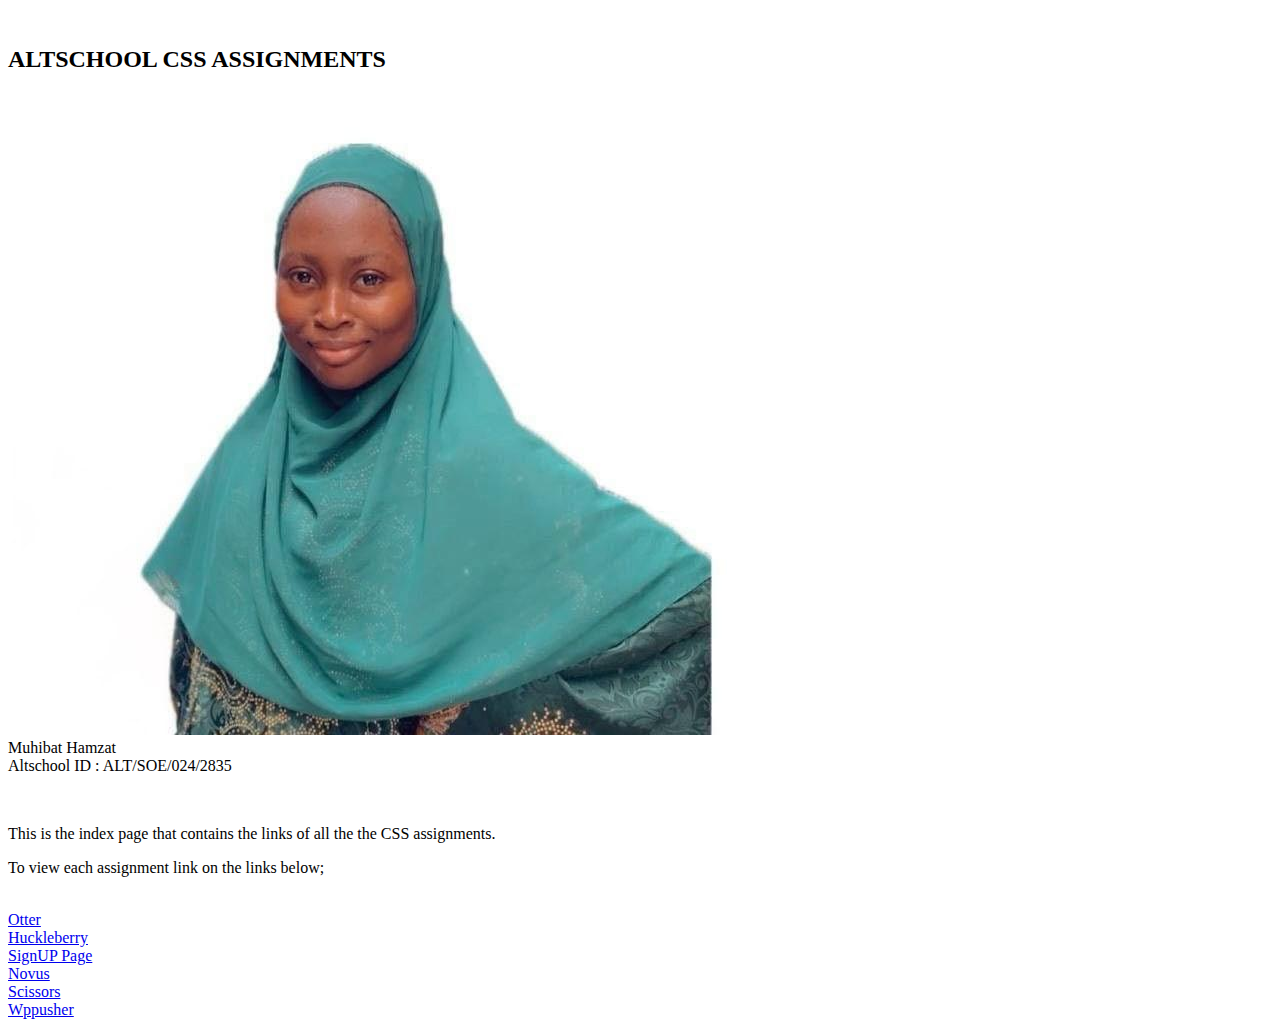
<file: index.html>
<!DOCTYPE html>
<html lang="en">
<head>
    <meta charset="UTF-8">
    <meta name="viewport" content="width=device-width, initial-scale=1.0">
    <title>CSS Assignments</title>
</head>
<body>
    <br>
    <h2> ALTSCHOOL CSS ASSIGNMENTS </h2>
    <br>
    <p> 
        <img src="Muhibat_Hamzat Profile picture.jpg" alt="Check internet connection">
        <br>
        Muhibat Hamzat <br>
        Altschool ID : ALT/SOE/024/2835 
    </p>
    <br>
    <p> This is the index page that contains the links of all the the CSS assignments.</p>
    <p>To view each assignment link on the links below; </p>
    <br>
    <a href="./otter.html" target="_blank">Otter</a>
    <br>
    <a href="./huckleberry.html" target="_blank">Huckleberry</a>
    <br>
    <a href="./signup.html" target="_blank">SignUP Page</a>
    <br>
    <a href="./novus.html" target="_blank">Novus</a>
    <br>
    <a href="./Scissors.html" target="_blank">Scissors</a>
    <br>
    <a href="./wppusher.html" target="_blank">Wppusher</a>
</body>
</html>
</file>
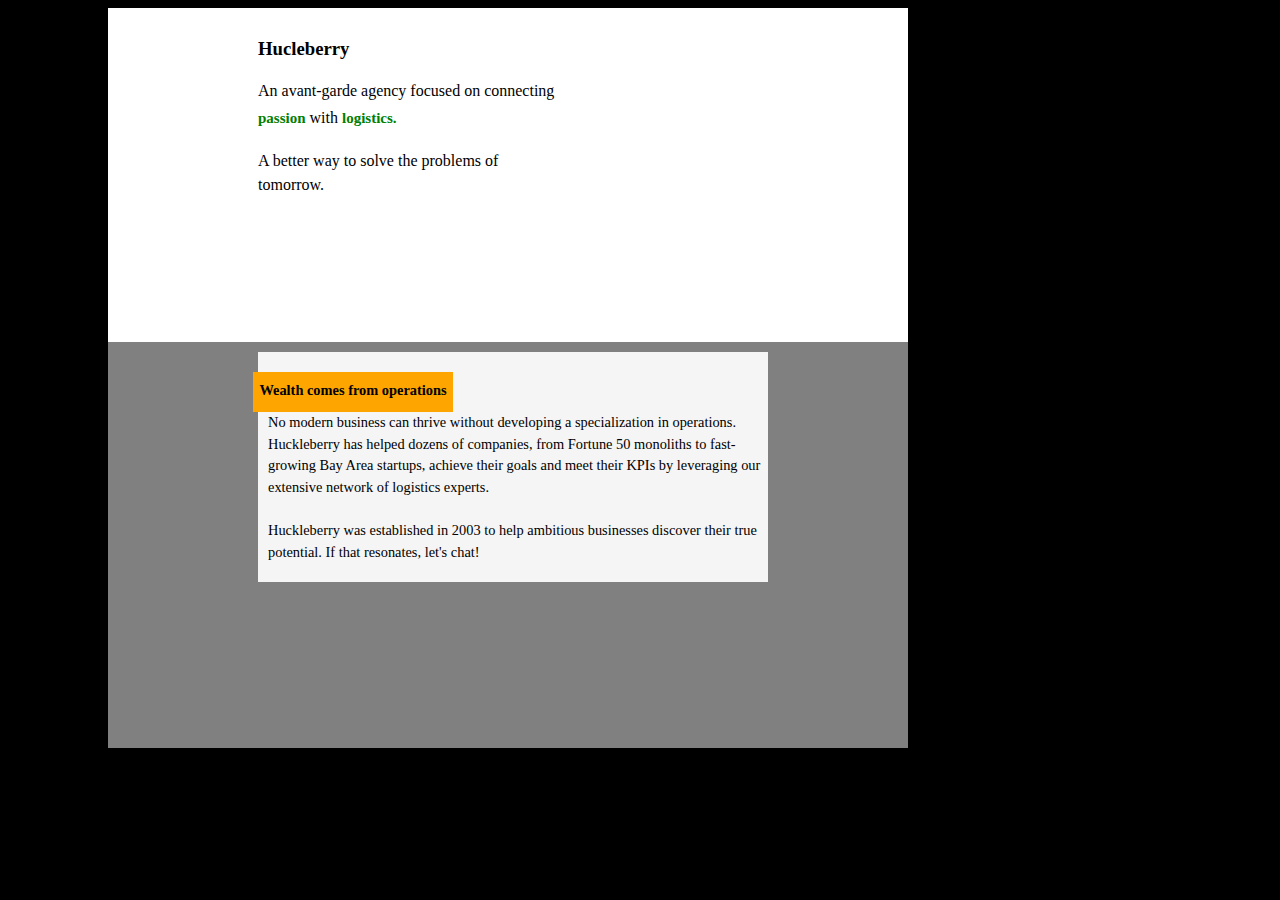
<file: huckleberry.html>
<!DOCTYPE html>
<html lang="en">
<head>
    <meta charset="UTF-8">
    <meta name="viewport" content="width=device-width, initial-scale=1.0">
    <title>Huckleberry Design</title>
      <link href="./Huckleberry.css" rel="stylesheet">


</head>
<body>
    <div class="card" >
        <div class="card-body1">
            <h3>Hucleberry</h3>
            <p>
                An avant-garde agency focused on connecting <span>passion</span> with <span>logistics.</span></p>
              
                <p>A better way to solve the problems of tomorrow.</p>
        </div>
        
        <div class="card-body2">
          <div class="card-title">Wealth comes from operations</div>
            <div class="card-text">No modern business can thrive without developing a specialization in operations. 
                Huckleberry has helped dozens of companies, from Fortune 50 monoliths to 
                fast-growing Bay Area startups, achieve their goals and meet their KPIs by leveraging our 
                extensive network of logistics experts.
                <br>
                <br>
                Huckleberry was established in 2003 to help ambitious businesses discover their true 
                potential. If that resonates, let's chat!
            </div>
          </div>
        </div>
</body>
</html>
</file>
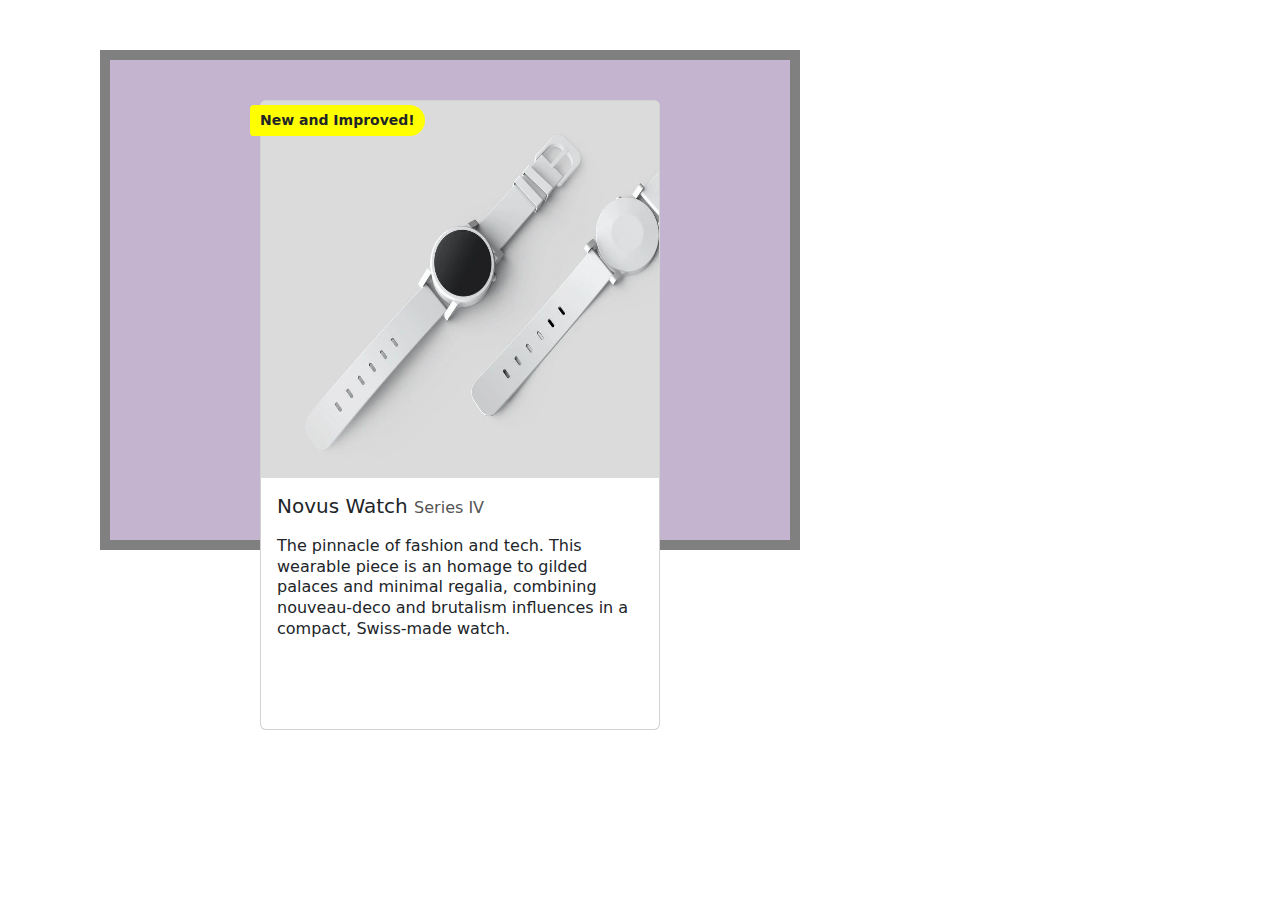
<file: novus.html>
<!DOCTYPE html>
<html lang="en">
<head>
    <meta charset="UTF-8">
    <meta name="viewport" content="width=device-width, initial-scale=1.0">
    <title>Document</title>

    <link href="https://cdn.jsdelivr.net/npm/bootstrap@5.3.3/dist/css/bootstrap.min.css" rel="stylesheet" integrity="sha384-QWTKZyjpPEjISv5WaRU9OFeRpok6YctnYmDr5pNlyT2bRjXh0JMhjY6hW+ALEwIH" crossorigin="anonymous">

    <link href="./novus.css" rel="stylesheet">
</head>
<body>
    <div class="main-body"> 
        <div class="subtext"> New and Improved!</div>
        <div class="card">
            
            <img src="./Novus.jpeg" class="card-img-top" alt="..."> 
            <div class="card-body">
              <h5 class="card-title">Novus Watch <span> Series IV</span></h5>
              <div class="card-text">The pinnacle of fashion and tech. This wearable piece is an homage to gilded palaces and minimal regalia, combining nouveau-deco and brutalism influences in a compact, Swiss-made watch.</div>
            </div>
          </div>
        </div>



</body>
</html>
</file>
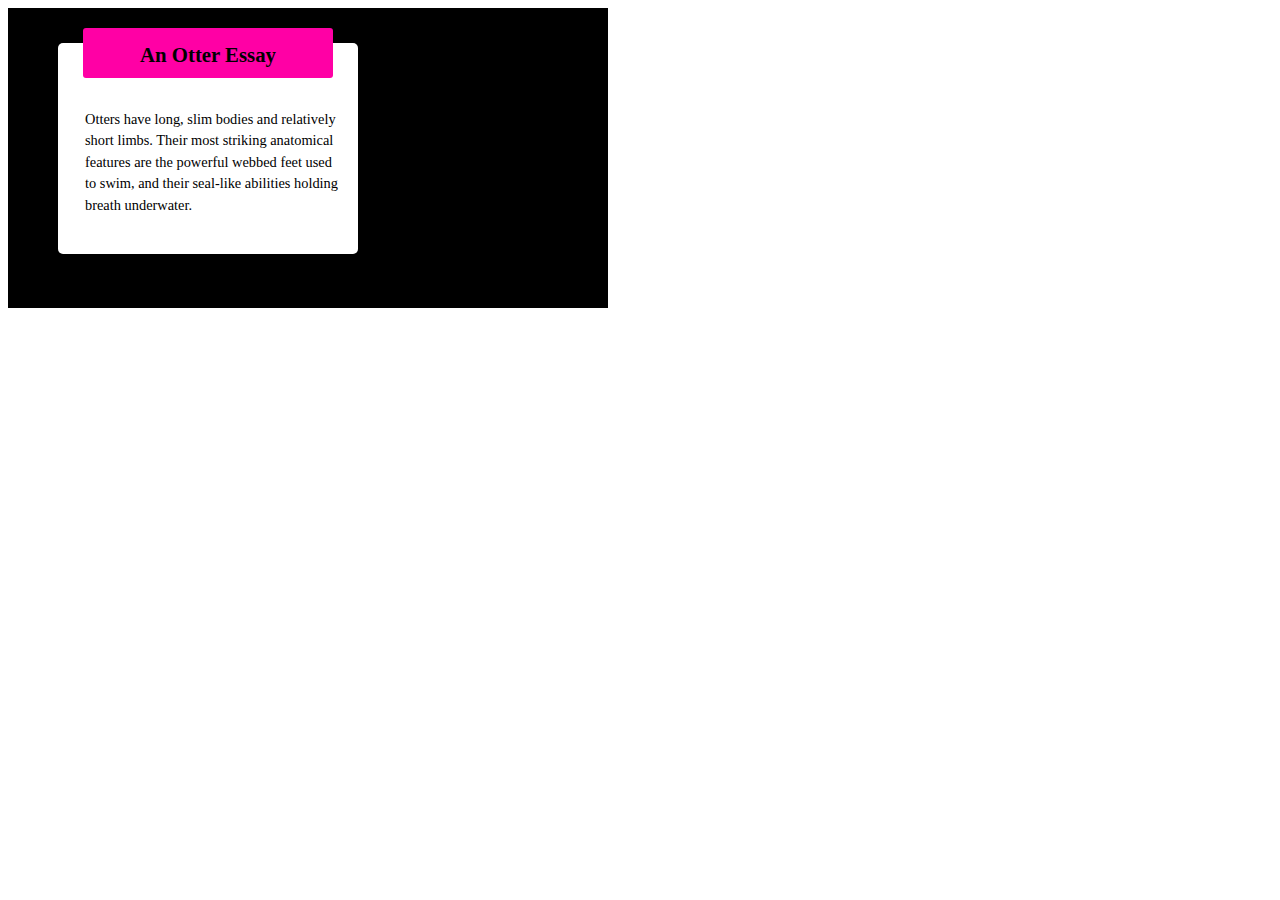
<file: otter.html>
<!DOCTYPE html>
<html lang="en">
<head>
    <meta charset="UTF-8">
    <meta name="viewport" content="width=device-width, initial-scale=1.0">
    <title>Otter Design</title>
    <link rel="stylesheet" href="./otter.css">
</head>
<body>
    <div>
        <div class="otter"> 
            <p>An Otter Essay</p>
        </div>
        <div class="Xters">
        <p>
            Otters have long, slim bodies and relatively short limbs.
            Their most striking anatomical features are the powerful webbed feet used to swim, and their seal-like abilities
            holding breath underwater.
        </p>
        </div>
    </div>
</body>
</html>
</file>
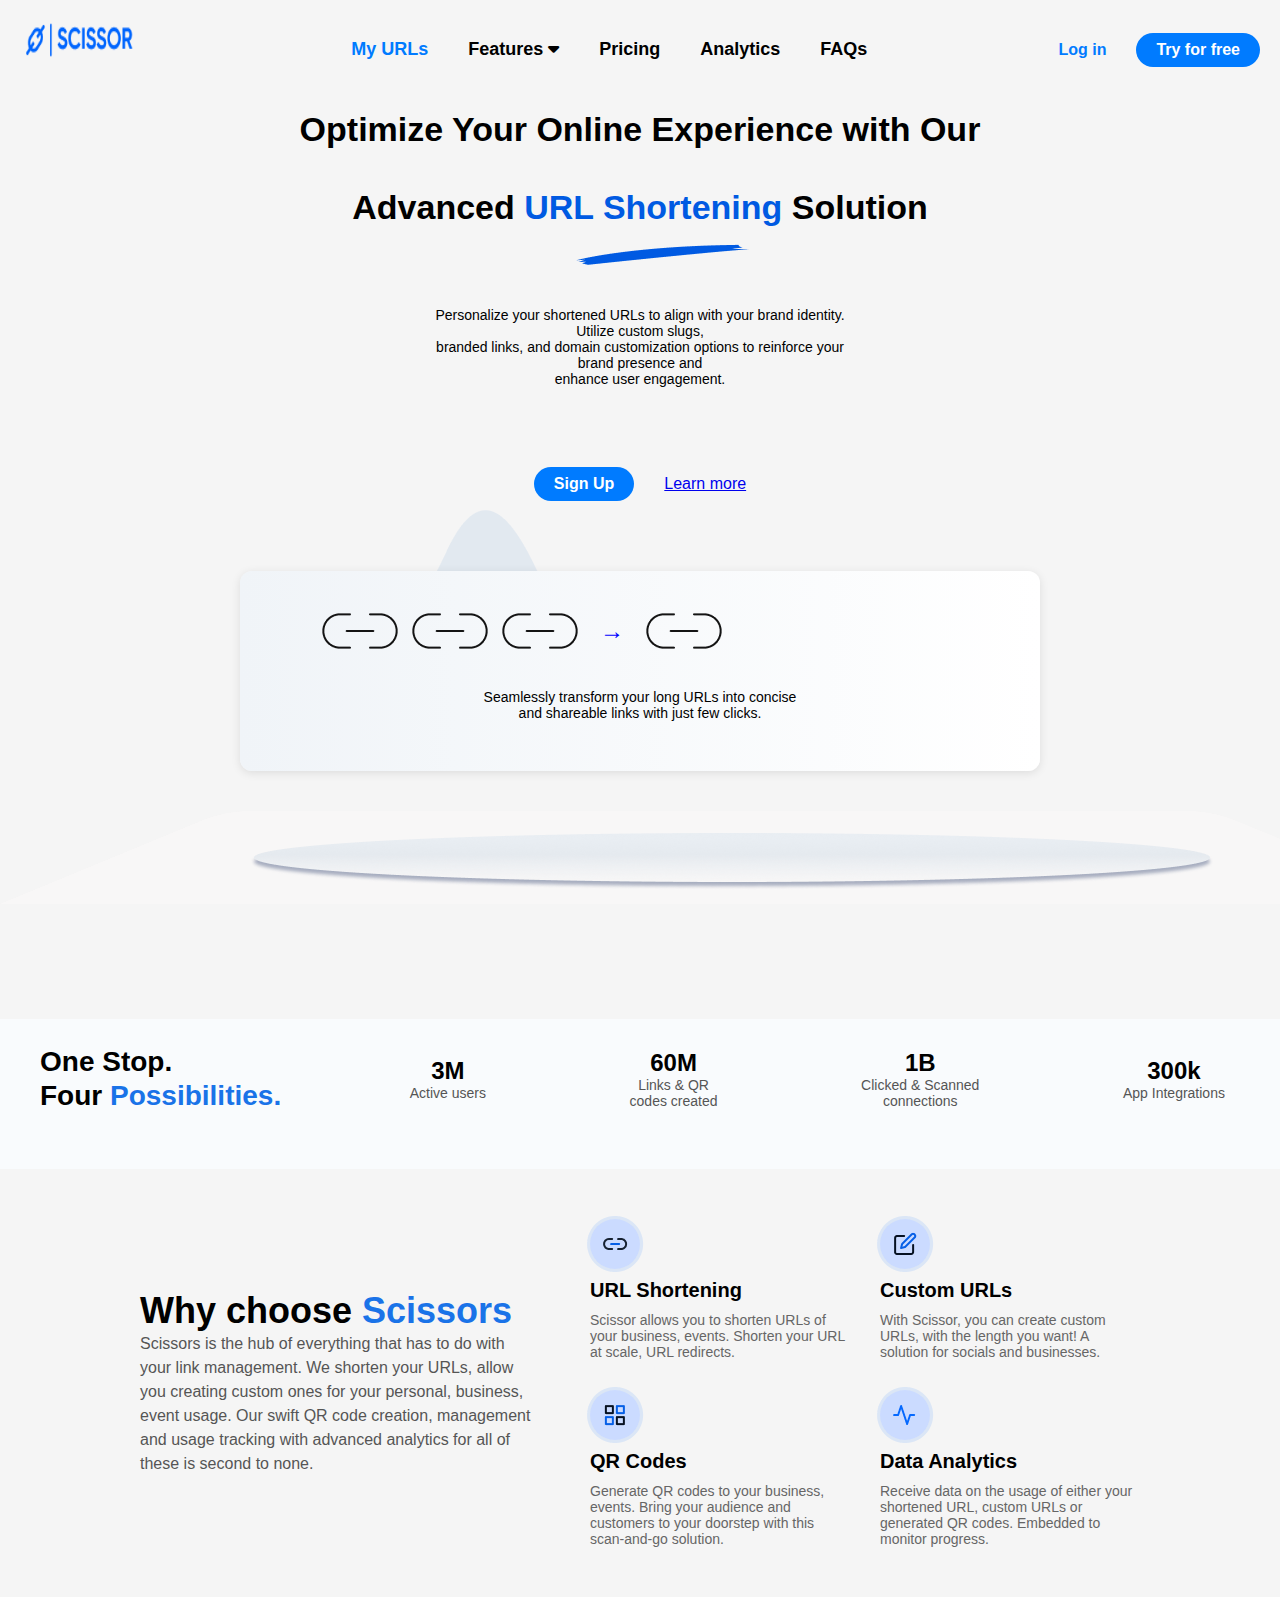
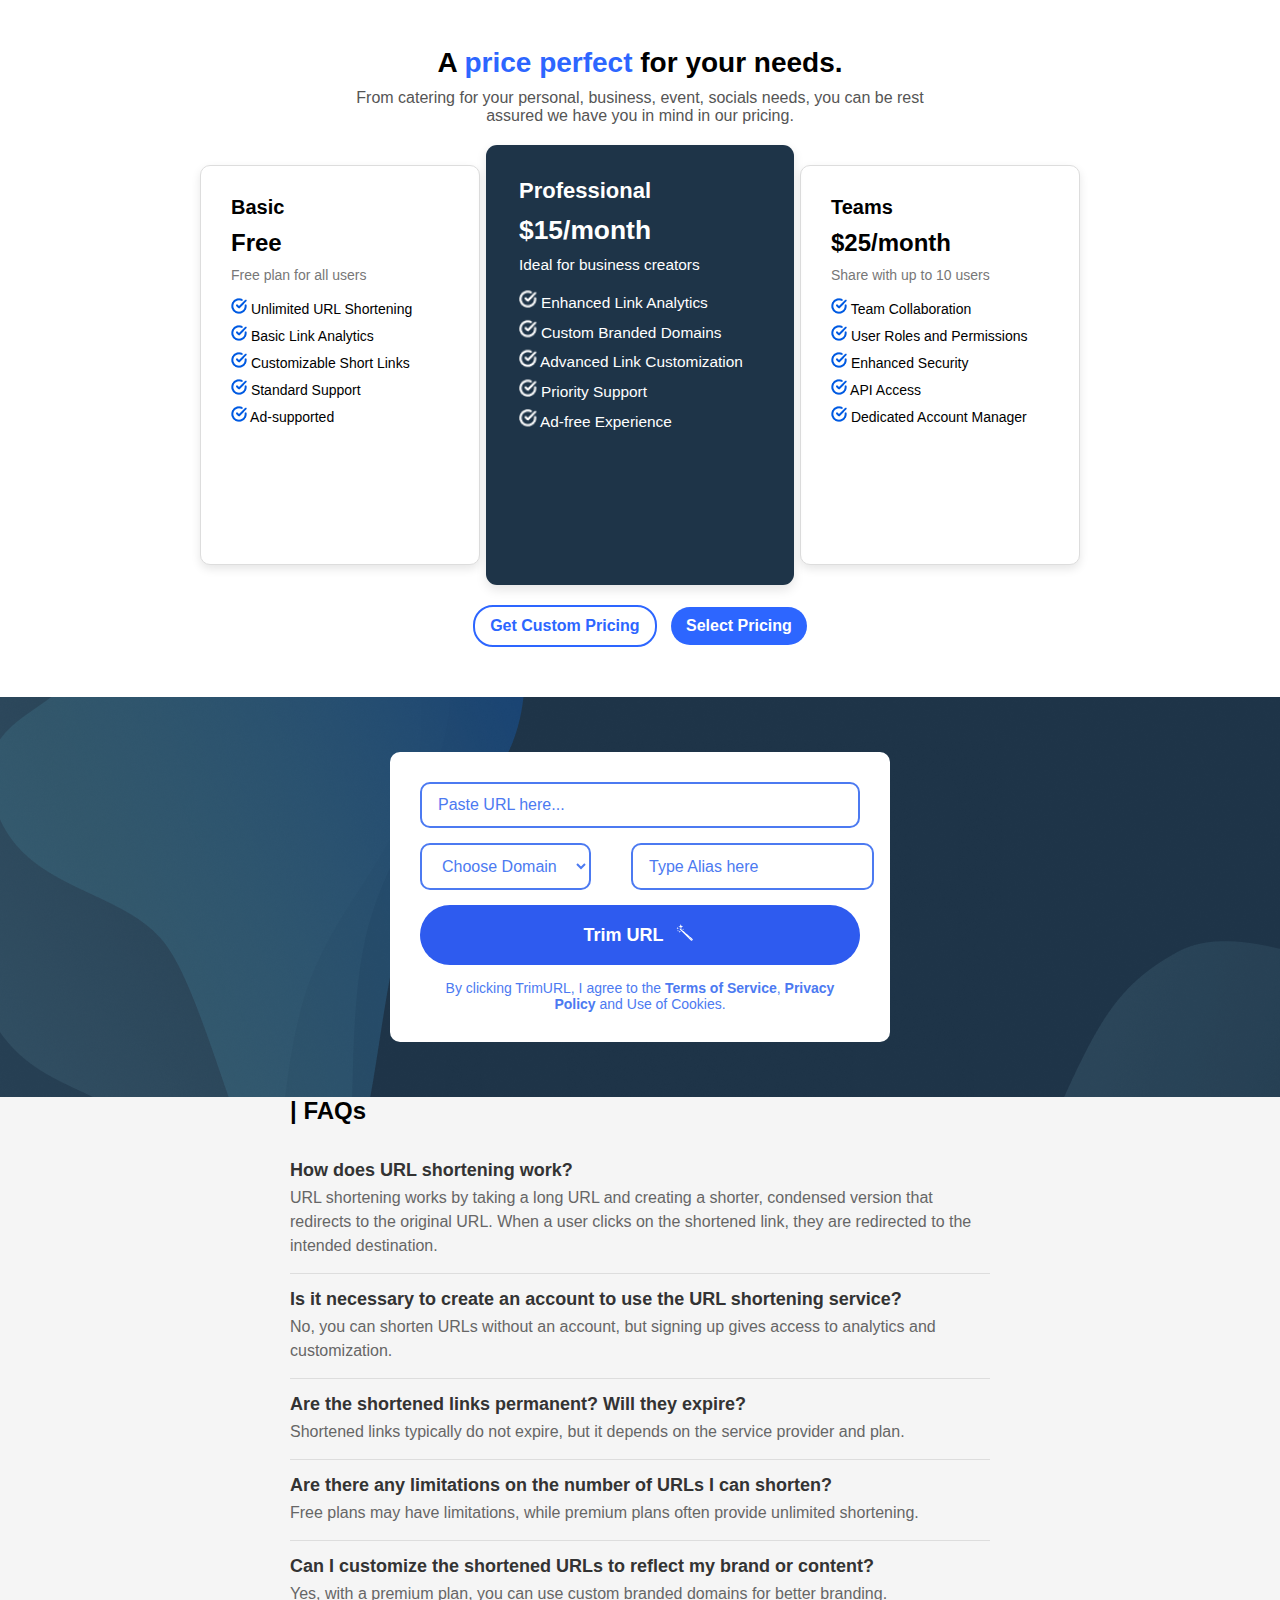
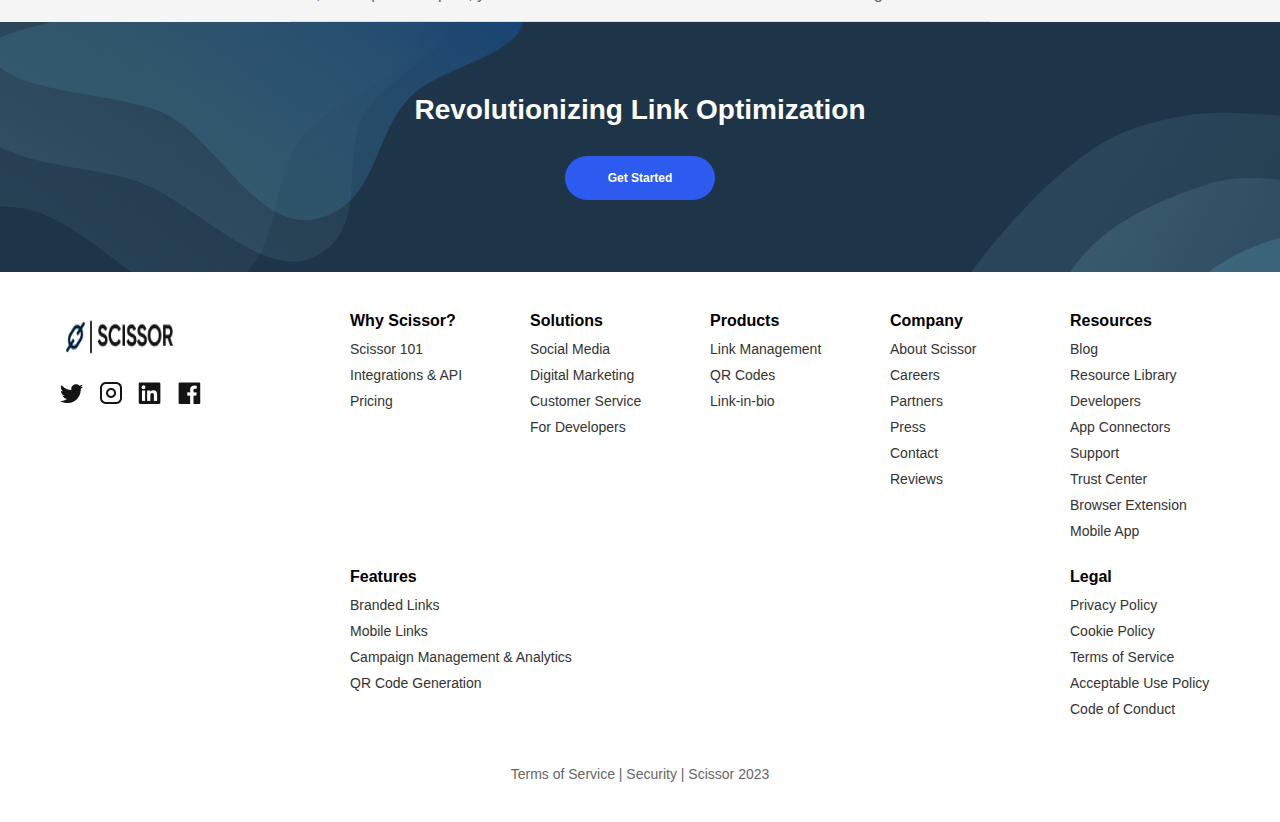
<file: Scissors.html>
<!DOCTYPE html>
<html lang="en">
<head>
    <meta charset="UTF-8">
    <meta name="viewport" content="width=device-width, initial-scale=1.0">
    <title>Simple Web Page</title>
    <link rel="stylesheet" href="styles.css">
    <!-- Include FontAwesome for icons -->
    <link rel="stylesheet" href="https://cdnjs.cloudflare.com/ajax/libs/font-awesome/6.0.0-beta3/css/all.min.css">
</head>
<body>

    <header class="header">
        <div class="logo">
            <img src="logo-1.png" alt="Logo">
        </div>
        <nav class="nav-menu">
            <ul>
                <li><a href="#">My URLs</a></li>
                <li><a href="#">Features <i class="fas fa-caret-down"></i></a></li> <!-- Hollow down arrow -->
                <li><a href="#">Pricing</a></li>
                <li><a href="#">Analytics</a></li>
                <li><a href="#">FAQs</a></li>
            </ul>
        </nav>
        <div class="button-container">
            <a href="#" class="login-link">Log in</a>
            <button class="cta-button">Try for free</button>
        </div>
    </header>
    
    <section class="banner">
        <h1 class="banner-header">Optimize Your Online Experience with Our<br><br>Advanced 
            <span class="url-short">
                URL Shortening
            </span> 
            Solution
        </h1>

        <div class="banner-text">
            Personalize your shortened URLs to align with your brand identity. Utilize custom slugs,<br>
            branded links, and domain customization options to reinforce your brand presence and<br>
            enhance user engagement.
        </div>

        <div class="signup-container">
            <button class="cta-button">Sign Up</button>
            <a href="#" class="signup-button">Learn more</a>
        </div>
    </section>

    <div class="box-and-triangle">
        <div class="box-container-1">
            <div class="chain-container">
                <div class="chain">
                    <img src="link-2.png" alt="link">
                    <img src="link-2.png" alt="link">
                    <img src="link-2.png" alt="link">
                </div>
                <div class="arrow">→</div>
                <div class="chain">
                    <img src="link-2.png" alt="link">
                </div>
            </div>
            <br>
            <div class="box-container-1-text">
                Seamlessly transform your long URLs into concise
                <br>
                and shareable links with just few clicks.
            </div>
        </div>
        <img src="roundish_triangle_1.png" class="background-triangle">
    </div>
    
    <div class="box-and-ellipse">
        <img src="Rectangle-9.png" alt="box-1">
        <img src="Ellipse-1.png" alt="ellipse-1" class="ellipse-1">
    </div>

    <section class="stats-section">
        <div class="stats">
            <div class="heading">
                <h1>One Stop.<br>Four <span>Possibilities.</span></h1>
            </div>
            <div class="stat">
                <h2>3M</h2>
                <p>Active users</p>
            </div>
            <div class="stat">
                <h2>60M</h2>
                <p>Links & QR <br>codes created</p>
            </div>
            <div class="stat">
                <h2>1B</h2>
                <p>Clicked & Scanned <br>connections</p>
            </div>
            <div class="stat">
                <h2>300k</h2>
                <p>App Integrations</p>
            </div>
        </div>
    </section>


    <section class="features-section">
        <!-- Left Side: Heading & Text -->
        <div class="features-text">
            <h1>Why choose <span>Scissors</span></h1>
            <p>Scissors is the hub of everything that has to do with your link management. We shorten your URLs, 
                allow you creating custom ones for your personal, business, event usage. Our swift QR code creation, 
                management and usage tracking with advanced analytics for all of these is second to none.
            </p>
        </div>
    
        <!-- Right Side: Features Grid -->
        <div class="features-grid">
            <div class="feature">
                <div class="icon">
                    <img src="url-icon.png" alt="url-icon">
                </div>
                <h2>URL Shortening</h2>
                <p>Scissor allows you to shorten URLs of your business, events. Shorten your URL at scale, URL redirects.</p>
            </div>
    
            <div class="feature">
                <div class="icon">
                    <img src="editor-icon.png" alt="editor-icon">
                </div>
                <h2>Custom URLs</h2>
                <p>With Scissor, you can create custom URLs, with the length you want! A solution for socials and businesses.</p>
            </div>
    
            <div class="feature">
                <div class="icon">
                    <img src="qr-icon.png" alt="qr-icon">
                </div>
                <h2>QR Codes</h2>
                <p>Generate QR codes to your business, events. Bring your audience and customers to your doorstep with this scan-and-go solution.</p>
            </div>
    
            <div class="feature">
                <div class="icon">
                    <img src="analytics-icon.png" alt="analytics-icon">
                </div>
                <h2>Data Analytics</h2>
                <p>Receive data on the usage of either your shortened URL, custom URLs or generated QR codes. Embedded to monitor progress.</p>
            </div>
        </div>
    </section>
    
    <section class="pricing-section">
        <h2>A <span class="highlight">price perfect</span> for your needs.</h2>
        <p class="pricing-subtext">From catering for your personal, business, event, socials needs, you can be rest assured we have you in mind in our pricing.</p>
    
        <div class="pricing-container">
            <div class="pricing-card">
                <h3>Basic</h3>
                <p class="price">Free</p>
                <p class="description">Free plan for all users</p>
                <ul>
                    <li><img src="check-circle-blue.png" alt="check-circle-blue"> Unlimited URL Shortening</li>
                    <li><img src="check-circle-blue.png" alt="check-circle-blue"> Basic Link Analytics</li>
                    <li><img src="check-circle-blue.png" alt="check-circle-blue"> Customizable Short Links</li>
                    <li><img src="check-circle-blue.png" alt="check-circle-blue"> Standard Support</li>
                    <li><img src="check-circle-blue.png" alt="check-circle-blue"> Ad-supported</li>
                </ul>
            </div>
    
            <div class="pricing-card professional">
                <h3>Professional</h3>
                <p class="price">$15/month</p>
                <p class="description">Ideal for business creators</p>
                <ul>
                    <li><img src="check-circle-white.png" alt="check-circle-white"> Enhanced Link Analytics</li>
                    <li><img src="check-circle-white.png" alt="check-circle-white"> Custom Branded Domains</li>
                    <li><img src="check-circle-white.png" alt="check-circle-white"> Advanced Link Customization</li>
                    <li><img src="check-circle-white.png" alt="check-circle-white"> Priority Support</li>
                    <li><img src="check-circle-white.png" alt="check-circle-white"> Ad-free Experience</li>
                </ul>
            </div>
    
            <div class="pricing-card">
                <h3>Teams</h3>
                <p class="price">$25/month</p>
                <p class="description">Share with up to 10 users</p>
                <ul>
                    <li><img src="check-circle-blue.png" alt="check-circle-blue"> Team Collaboration</li>
                    <li><img src="check-circle-blue.png" alt="check-circle-blue"> User Roles and Permissions</li>
                    <li><img src="check-circle-blue.png" alt="check-circle-blue"> Enhanced Security</li>
                    <li><img src="check-circle-blue.png" alt="check-circle-blue"> API Access</li>
                    <li><img src="check-circle-blue.png" alt="check-circle-blue"> Dedicated Account Manager</li>
                </ul>
            </div>
        </div>
    
        <!-- Buttons -->
        <div class="pricing-buttons">
            <button class="outline-btn">Get Custom Pricing</button>
            <button class="solid-btn">Select Pricing</button>
        </div>
    </section>    

    
    <section class="url-shortener-section">
        <div class="url-shortener-container">
            <input type="text" placeholder="Paste URL here..." class="input-box full-width" />
        
            <div class="input-group">
                <select class="input-box">
                    <option>Choose Domain</option>
                </select>
                <input type="text" placeholder="Type Alias here" class="input-box" />
            </div>
        
            <button class="trim-button">
                Trim URL <span class="icon"><img src="magic-wand.png" alt="magic-wand"></span>
            </button>
        
            <p class="terms">
                By clicking TrimURL, I agree to the <strong>Terms of Service</strong>,
                <strong>Privacy Policy</strong> and Use of Cookies.
            </p>
        </div>
    </section>

    <div class="faq-container">
        <h2 class="faq-title">| <strong>FAQs</strong></h2>
    
        <div class="faq-item">
            <h3 class="faq-question">How does URL shortening work?</h3>
            <p class="faq-answer">
                URL shortening works by taking a long URL and creating a shorter, condensed version that redirects to the original URL. When a user clicks on the shortened link, they are redirected to the intended destination.
            </p>
        </div>
    
        <div class="faq-item">
            <h3 class="faq-question">Is it necessary to create an account to use the URL shortening service?</h3>
            <p class="faq-answer">
                No, you can shorten URLs without an account, but signing up gives access to analytics and customization.
            </p>
        </div>
    
        <div class="faq-item">
            <h3 class="faq-question">Are the shortened links permanent? Will they expire?</h3>
            <p class="faq-answer">
                Shortened links typically do not expire, but it depends on the service provider and plan.
            </p>
        </div>
    
        <div class="faq-item">
            <h3 class="faq-question">Are there any limitations on the number of URLs I can shorten?</h3>
            <p class="faq-answer">
                Free plans may have limitations, while premium plans often provide unlimited shortening.
            </p>
        </div>
    
        <div class="faq-item">
            <h3 class="faq-question">Can I customize the shortened URLs to reflect my brand or content?</h3>
            <p class="faq-answer">
                Yes, with a premium plan, you can use custom branded domains for better branding.
            </p>
        </div>
    </div>
    
    <section class="pre-footer">
        <div class="pre-footer-container">
        
            <h1 class="pre-footer-text">
                Revolutionizing Link Optimization
            </h1>
        
            <button class="pre-footer-button">
                Get Started
            </button>
        </div>
    </section>

    <footer class="footer">
        <div class="footer-container">
            <!-- Left Section (Logo & Socials) -->
            <div class="footer-left">
                <div class="logo">
                    <img src="logo-dark.png" alt="Scissor Logo"> <!-- Replace with actual logo -->
                </div>
                <div class="social-icons">
                    <a href="#"><img src="twitter.png" alt="Twitter"></a>
                    <a href="#"><img src="instagram.png" alt="Instagram"></a>
                    <a href="#"><img src="linkedin.png" alt="LinkedIn"></a>
                    <a href="#"><img src="facebook.png" alt="Facebook"></a>
                </div>
            </div>
    
            <!-- Right Section (Links) -->
            <div class="footer-links">
                <div class="footer-column">
                    <h4>Why Scissor?</h4>
                    <ul>
                        <li><a href="#">Scissor 101</a></li>
                        <li><a href="#">Integrations & API</a></li>
                        <li><a href="#">Pricing</a></li>
                    </ul>
                </div>
    
                <div class="footer-column">
                    <h4>Solutions</h4>
                    <ul>
                        <li><a href="#">Social Media</a></li>
                        <li><a href="#">Digital Marketing</a></li>
                        <li><a href="#">Customer Service</a></li>
                        <li><a href="#">For Developers</a></li>
                    </ul>
                </div>
    
                <div class="footer-column">
                    <h4>Products</h4>
                    <ul>
                        <li><a href="#">Link Management</a></li>
                        <li><a href="#">QR Codes</a></li>
                        <li><a href="#">Link-in-bio</a></li>
                    </ul>
                </div>
    
                <div class="footer-column">
                    <h4>Company</h4>
                    <ul>
                        <li><a href="#">About Scissor</a></li>
                        <li><a href="#">Careers</a></li>
                        <li><a href="#">Partners</a></li>
                        <li><a href="#">Press</a></li>
                        <li><a href="#">Contact</a></li>
                        <li><a href="#">Reviews</a></li>
                    </ul>
                </div>
    
                <div class="footer-column">
                    <h4>Resources</h4>
                    <ul>
                        <li><a href="#">Blog</a></li>
                        <li><a href="#">Resource Library</a></li>
                        <li><a href="#">Developers</a></li>
                        <li><a href="#">App Connectors</a></li>
                        <li><a href="#">Support</a></li>
                        <li><a href="#">Trust Center</a></li>
                        <li><a href="#">Browser Extension</a></li>
                        <li><a href="#">Mobile App</a></li>
                    </ul>
                </div>
    
                <div class="footer-column">
                    <h4>Features</h4>
                    <ul>
                        <li><a href="#">Branded Links</a></li>
                        <li><a href="#">Mobile Links</a></li>
                        <li><a href="#">Campaign Management & Analytics</a></li>
                        <li><a href="#">QR Code Generation</a></li>
                    </ul>
                </div>
    
                <div class="footer-column">
                    <h4>Legal</h4>
                    <ul>
                        <li><a href="#">Privacy Policy</a></li>
                        <li><a href="#">Cookie Policy</a></li>
                        <li><a href="#">Terms of Service</a></li>
                        <li><a href="#">Acceptable Use Policy</a></li>
                        <li><a href="#">Code of Conduct</a></li>
                    </ul>
                </div>
            </div>
        </div>
    
        <div class="footer-bottom">
            <p>Terms of Service | Security | Scissor 2023</p>
        </div>
    </footer>    
    
</body>
</html>
</file>
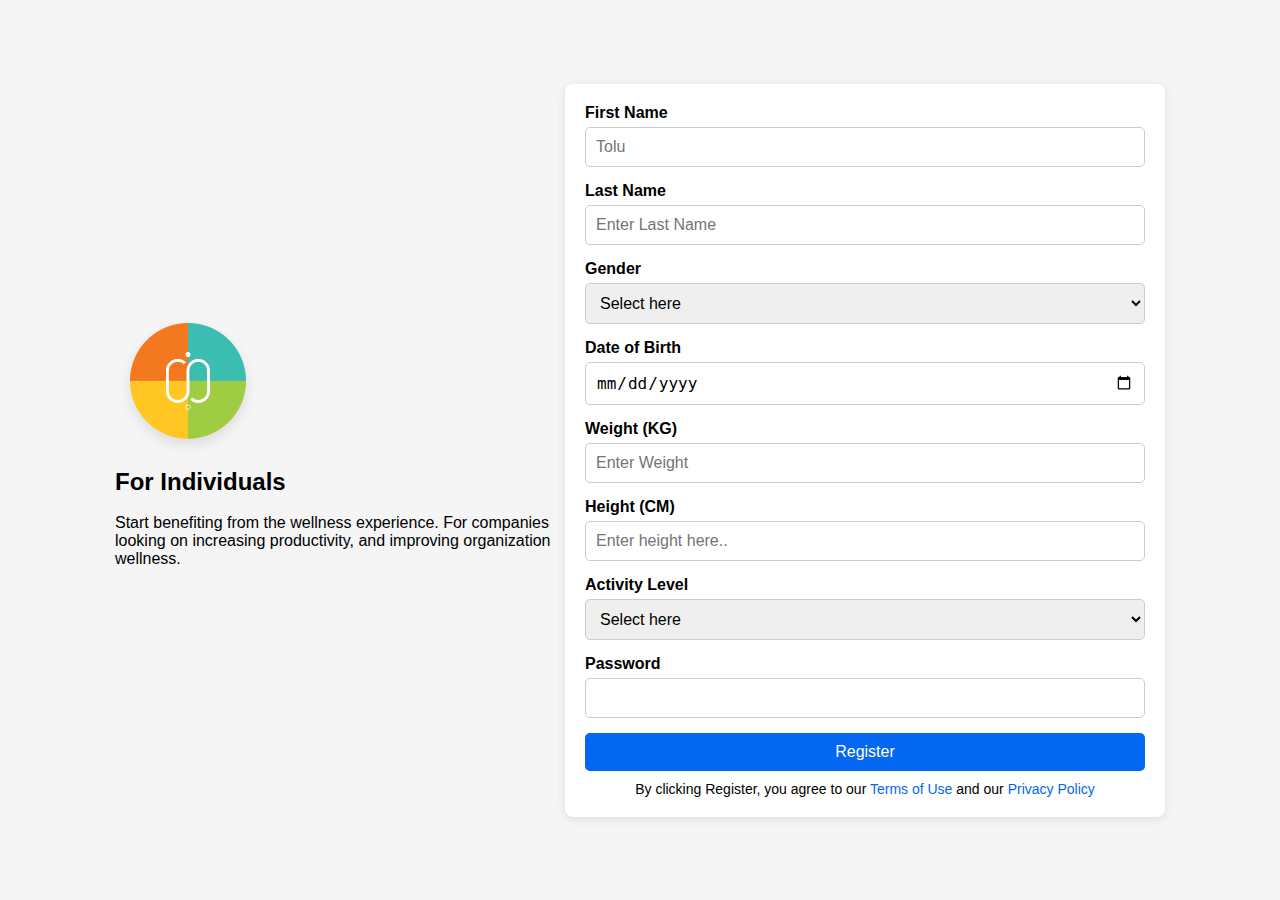
<file: signup.html>
<!DOCTYPE html>
<html lang="en">

<head>
    <meta charset="UTF-8">
    <meta name="viewport" content="width=device-width, initial-scale=1.0">
    <title>Sign Up</title>
    <link rel="stylesheet" href="signup2.css">
</head>

<body>

    <div class="container">
        <!-- Logo -->
        <!-- <div class="logo">
            <img src="./Logo.png" alt="Logo">
            <h2>For Individuals</h2>
            <p>Start benefiting from the wellness experience. For companies looking on increasing productivity, and improving organization wellness.</p>
            
        </div> -->
        <div class="instructions small-screen-instructions">
            <img src="./Logo.png" alt="Logo">
            <h2>For Individuals</h2>
            <br>
            <p>Inspiring wholesome harmony for the mind, body and spirit, foreveryone, everywhere.</p>
            <br>
        </div>
    
        <!-- Instructions for large screens -->
        <div class="instructions large-screen-instructions">
            <img src="./Logo.png" alt="Logo">
            <h2>For Individuals</h2>
            <br>
            <p>Start benefiting from the wellness experience. For companies looking on increasing productivity, and improving organization wellness.</p>
            <br>
        </div>

        



        <!-- Form Container -->
        <div class="form-container">
            
            <form>
                <div class="form-group">
                    <label for="first-name">First Name</label>
                    <input type="text" id="first-name" placeholder="Tolu">
                </div>
                <div class="form-group">
                    <label for="last-name">Last Name</label>
                    <input type="text" id="last-name" placeholder="Enter Last Name">
                </div>
                <div class="form-group">
                    <label for="gender">Gender</label>
                    <select id="gender">
                        <option value="" disabled selected>Select here</option>
                        <option value="male">Male</option>
                        <option value="female">Female</option>
                        <option value="other">Other</option>
                    </select>
                </div>
                <div class="form-group">
                    <label for="dob">Date of Birth</label>
                    <input type="date" id="dob">
                </div>
                <div class="form-group">
                    <label for="weight">Weight (KG)</label>
                    <input type="text" id="weight" placeholder="Enter Weight">
                </div>
                <div class="form-group">
                    <label for="height">Height (CM)</label>
                    <input type="text" id="height" placeholder="Enter height here..">
                </div>
                <div class="form-group">
                    <label for="activity">Activity Level</label>
                    <select id="activity">
                        <option>Select here</option>
                    </select>
                </div>
                <div class="form-group">
                    <label for="password">Password</label>
                    <input type="password" id="password">
                </div>
                <button type="submit" class="register-btn">Register</button>
                <p class="terms">By clicking Register, you agree to our <a href="#">Terms of Use</a> and our <a href="#">Privacy Policy</a></p>
            </form>
        </div>
    </div>

</body>

</html>
</file>
<file: Huckleberry.css>
/@media (min-width: 768px) and (max-width: 1440px)  {

    body {
        background-color: black;
    }
    
    .card {
        background-color: white;
        height: 80vh;
        width: 800px;
        position: relative;
        margin-left: 100px;    
    }
    
    
    
    .card-body1 {
      height: 45%;
      padding-left: 150px;
      padding-right: 400px;
      padding-top: 10px;
      line-height: 1.2rem;
      text-wrap: wrap;
      font-size: 12px;
    }
    
    
    span {
    color: green;
    font-family: Lato;
    font-size: 12px;
    font-weight: 800;
    line-height: 30px;
    text-align: left;
    text-underline-position: from-font;
    text-decoration-skip-ink: none;
    }
    
    .card-body2 {
      height: 55%;
        background-color: grey;
        border-top: 10px solid grey;
        color: white;            
    }
    
    .card-title {
      height: 30px;
      width: 200px;
      background-color: orange;
      color: black;
      font-weight: bolder;
      font-size: 13px;
      text-align: center;
      position: absolute;
      padding-top: 10px;
      margin-left: 145px;
      margin-top: 5px;
      z-index: 1;
    }
    
    .card-text {
      background-color: whitesmoke;
      position: relative;
      height: 140px;
      width: 500px;
      margin-left: 150px;
      padding-top: 60px;
      padding-left: 10px;
      padding-right: 35px;
      font-size: 13px;
      text-wrap: wrap;
      line-height: 1.5;
      color: black;
    }
    
    }
    
    
    
    @media (max-width: 768px) {
    
    
      body {
          background-color: black;
      }
      
      .card {
          background-color: white;
          height: 100vh;
          width: 100%;    
      }
      
      
      
      .card-body1 {
        height: 35%;
        font-size: 0.7rem;
        line-height: 1.2rem;
        padding-top: 35px;
        padding-inline-start: 10px;
        padding-inline-end: 250px;
        text-wrap: wrap;
        border-bottom: 3px solid lightgray;
      }
      
      h3 {
        font-size: 1.2rem;
    }
      span {
      color: green;
      font-family: Lato;
      font-size: 0.5rem;
      font-weight: 800;
      line-height: 1.5rem;
      }
      
      .card-body2 {
          width: 100%;
        height: 40%;
          background-color: grey;
          border-top: 10px solid grey;
          color: white;            
      }
      
      .card-title {
        height: 15px;
        width: 150px;
        background-color: orange;
        color: black;
        font-weight: bolder;
        font-size: 0.7rem;
        padding-inline-start: 10px;
        position: absolute;
        padding-top: 5px;
        margin-top: 25px;
        border-bottom: 3px solid grey;
        z-index: 1;
      }
      
      .card-text {
        background-color: whitesmoke;
        position: relative;
        height: 60%;
        width: auto;
        font-size: 0.7rem;
        text-wrap: wrap;
        line-height: 1.5;
        color: black;
        margin-top: 20px;
        padding-top: 35px;
        padding-inline-start: 10px;
        padding-inline-end: 10px;
        border-bottom: 3px solid lightgray;
      }
      
      }
      
    @media (min-width: 1024px) {
    
    
      body {
        background-color: black;
    }
    
    .card {
        background-color: white;
        height: 80vh;
        width: 800px;
        position: relative;
        margin-left: 100px;
        
    }
    
    
    
    .card-body1 {
      height: 45%;
      padding-left: 150px;
      padding-right: 350px;
      padding-top: 10px;
      line-height: 1.5rem;
      text-wrap: wrap;
    }
    
    
    span {
    color: green;
    font-family: Lato;
    font-size: 15px;
    font-weight: 800;
    line-height: 30px;
    text-align: left;
    text-underline-position: from-font;
    text-decoration-skip-ink: none;
    }
    
    .card-body2 {
      height: 55%;
        background-color: grey;
        border-top: 10px solid grey;
        color: white;            
    }
    
    .card-title {
      height: 30px;
      width: 200px;
      background-color: orange;
      color: black;
      font-weight: bolder;
      font-size: 0.9rem;
      text-align: center;
      position: absolute;
      padding-top: 10px;
      margin-left: 145px;
      margin-top: 20px;
      z-index: 1;
    }
    
    .card-text {
      background-color: whitesmoke;
      position: relative;
      height: 170px;
      width: 500px;
      margin-left: 150px;
      padding-top: 60px;
      padding-left: 10px;
      font-size: 0.9rem;
      text-wrap: wrap;
      line-height: 1.5;
      color: black;
    }
    
    }
</file>
<file: novus.css>
.subtext {
    background-color: yellow;
    position: absolute;
    top: 45px;
    left: 140px;
    padding: 5px 10px;
    font-size: 14px;
    font-weight: bold;
    z-index: 1; /* Ensures it's on top of the image */
    border-radius: 5px 20px 20px 5px;
} 


.card {
    position: relative;
    width: 25rem;
    display: flex;
    height: 70vh;
    margin-top: 40px;
    margin-left: 150px;
    
}

.main-body {
    position: absolute;
    background-color: #C4B4D0;
    width: 700px;
    height: 500px;
    margin-top: 50px;
    margin-left: 100px;
    border: solid gray 10px;
}

img {
    position: relative;
    height: 60%;
}

.card-title span {
    color: #555555;
    font-size: medium;
}

.card-text{
    line-height: 1.3rem;
    padding-top: 10px;
    font-weight: 500;
}
</file>
<file: otter.css>
.otter {
    background-color: #ff00a5;
    text-align: center;
    height: 50px;
    width: 250px;
    margin-top: 20px;
    margin-left: 75px;
    position: absolute;
    z-index: 1;
    border-radius: 3px;
}



.Xters {
    background-color: white;
    width: 300px;
    height: 160px;
    position: absolute;
    margin-top: 35px;
    margin-left: 50px;
    padding-top: 4%;
    border-radius: 5px;
}

.Xters p {
    padding-left: 9%;
    padding-right: 6%; 
    line-height: 1.5;
    font-size: 0.9rem;
}

.otter p {
    font-weight: bold;
    font-size: 1.3rem;
    text-align: center;
    margin-top: 15px;
    font-family: 'Georgia', serif;
}


div {
    background-color: black;
    height: 300px;
    width: 600px
}
</file>
<file: styles.css>
* {
    margin: 0;
    padding: 0;
    box-sizing: border-box;
}

body {
    font-family: Arial, sans-serif;
    background-color: #f5f5f5; /* Light background for contrast */
}

.header {
    display: flex;
    align-items: center;
    justify-content: space-between; /* Space out logo and menu */
    padding: 15px 20px;
    background-color: transparent;
    position: absolute;
    width: 100%;
    top: 0;
    left: 0;
}

.logo img {
    height: 50px;
    margin-right: 20px;  /* Space between logo and menu */
}

.nav-menu ul {
    list-style: none;
    display: flex;
    gap: 40px;  /* Space between menu items */
}

.nav-menu ul li {
    display: inline;
}

/* Specifically target 'My URLs' link */
.nav-menu ul li:first-child a {
    color: #007bff;  /* Blue color for "My URLs" */
    font-size: 18px;
    font-weight: bold;
    text-decoration: none;
    transition: color 0.3s ease;
}

.nav-menu ul li:first-child a:hover {
    color: #0056b3;  /* Darker blue on hover */
}

.nav-menu ul li a {
    color: black;  /* Set other menu items to black */
    font-size: 18px;
    font-weight: bold;
    text-decoration: none;
    transition: color 0.3s ease;
}

.nav-menu ul li a:hover {
    color: #ffcc00; /* Gold/yellow hover effect */
}

.cta-button {
    background-color: #007bff;  /* Blue background */
    color: white;
    font-size: 16px;
    font-weight: bold;
    padding: 8px 20px;
    border: none;
    border-radius: 25px;  /* Rounded corners */
    cursor: pointer;
    transition: background-color 0.3s ease;
}

.cta-button:hover {
    background-color: #0056b3;  /* Darker blue on hover */
}

.login-link {
    color: #007bff;  /* Blue text */
    font-size: 16px;
    font-weight: bold;
    text-decoration: none;  /* Removes underline */
    transition: color 0.3s ease;
}

.login-link:hover {
    color: #0056b3;  /* Darker blue on hover */
}

.button-container {
    display: flex;
    align-items: center;
    gap: 30px;  /* Reduced gap to make the buttons closer */
}

.banner {
    background-color: transparent; /* Transparent background */
    color: black; /* Black text */
    text-align: center;
    padding: 30px 250px;
    margin-top: 80px; /* Adjust to avoid overlap with fixed header */
    /*width: 948px;*/
    align-items: center;
}

.banner-header {
    font-size: 34px;
    font-weight: bold;
}

.banner-text {
    font-size: 14px;
    padding: 80px 180px;
}

.url-short {
    position: inherit;
    color:#005ae2;
}

.url-short::after {
    content: url(url_underline.png);
    position: absolute;
    top: 26%;
    left: 45%;
}

.signup-container {
    display: inline-flex;
    align-items: center;
    gap: 30px;
}



.box-container-1 {
    background: linear-gradient(to right, #f0f4f8, #ffffff); /* Light gradient */
    border-radius: 12px;
    padding: 20px 80px;
    width: 80%;
    max-width: 800px;
    height: 200px;
    margin: 40px auto;
    box-shadow: 0 2px 10px rgba(0, 0, 0, 0.1);
}

.chain-container {
    display: flex;
    align-items: center;
    justify-content: left;
    gap: 20px;
}

.box-container-1-text {
    text-align: center;
    font-size: 14px;
}

.background-triangle {
    z-index: -1;
    /* height: 300%; */
    position: absolute;
    top: 510px;
    left: 360px;
}

.ellipse-1 {
    z-index: 2;
    /* height: 300%; */
    position: relative;
    top: -75px;
    left: 250px;
}

/* Chain Links */
.chain {
    display: flex;
    gap: 10px;
}

.link {
    width: 40px;
    height: 20px;
    border: 5px solid black;
    border-left: none;
    border-right: none;
    border-radius: 50px;
    position: relative;
}

/* Arrow */
.arrow {
    font-size: 24px;
    font-weight: bold;
    color: blue;
}


/* Section styling */
.stats-section {
    display: flex;
    flex-direction: column;
    align-items: center;
    text-align: left;
    margin: 50px auto;
    font-family: Arial, sans-serif;
    background: #F9FBFD;
    height: 150px;
    vertical-align: middle;
}

/* Heading */
.heading h1 {
    font-size: 28px;
    font-weight: bold;
    line-height: 1.2;
}

.heading h1 span {
    color: #1a73e8; /* Blue color for "Possibilities." */
}

/* Stats container */
.stats {
    display: flex;
    justify-content: space-between;
    align-items: center;
    width: 100%;
    margin-top: 20px;
    position: relative;
    max-width: 1200px;
}


/* Individual stat block */
.stat {
    text-align: center;
    padding: 10px 15px;
    position: relative;
}

/* Big numbers */
.stat h2 {
    font-size: 24px;
    font-weight: bold;
}

/* Small descriptions */
.stat p {
    font-size: 14px;
    color: #555;
}



/* Parent container */
.features-section {
    display: flex;
    justify-content: space-between;
    align-items: center;
    max-width: 1000px;
    margin: 50px auto;
    font-family: Arial, sans-serif;
}

/* Left side: Title & paragraph */
.features-text {
    width: 40%;
}

.features-text h1 {
    font-size: 36px;
    font-weight: bold;
}

.features-text h1 span {
    color: #1a73e8; /* Blue color for "Scissors" */
}

.features-text p {
    font-size: 16px;
    color: #555;
    line-height: 1.5;
}

/* Right side: Features grid */
.features-grid {
    width: 55%;
    display: grid;
    grid-template-columns: 1fr 1fr; /* Two columns */
    gap: 30px;
}

/* Each feature box */
.feature {
    display: flex;
    flex-direction: column;
    align-items: flex-start;
    text-align: left;
}

/* Circle icon */
.feature .icon {
    width: 50px;
    height: 50px;
    background-color: #e3e9ff; /* Light blue circle */
    border-radius: 50%;
    display: flex;
    align-items: center;
    justify-content: center;
    font-size: 22px;
}

/* Feature titles */
.feature h2 {
    font-size: 20px;
    font-weight: bold;
    margin: 10px 0;
}

/* Feature descriptions */
.feature p {
    font-size: 14px;
    color: #666;
}

/* Pricing Section */
.pricing-section {
    text-align: center;
    padding: 50px 20px;
    background-color: #fff;
}

.pricing-section h2 {
    font-size: 28px;
    font-weight: bold;
    margin-bottom: 10px;
}

.pricing-section .highlight {
    color: #2d66ff;
    font-weight: bold;
}

.pricing-subtext {
    color: #555;
    font-size: 16px;
    max-width: 600px;
    margin: 0 auto 30px;
}

/* Pricing Container */
.pricing-container {
    display: flex;
    justify-content: center;
    gap: 20px;
    flex-wrap: wrap;
    margin: 40px 0;
}

/* Pricing Cards */
.pricing-card {
    background: #fff;
    padding: 30px;
    border-radius: 10px;
    box-shadow: 0 4px 10px rgba(0, 0, 0, 0.1);
    width: 280px;
    border: 1px solid #ddd;
    transition: 0.3s;
    text-align: left;
    height: 400px;
}

.pricing-card h3 {
    font-size: 20px;
    font-weight: bold;
}

.price {
    font-size: 24px;
    font-weight: bold;
    margin: 10px 0;
}

.description {
    font-size: 14px;
    color: #777;
    margin-bottom: 15px;
}

/* Professional Plan (Highlighted) */
.pricing-card.professional {
    background: #1E3448;
    color: #fff;
    transform: scale(1.1);
    border: none;
}

.professional .price,
.professional .description,
.professional ul {
    color: #fff;
}

/* List Styles */
.pricing-card ul {
    list-style-type: none;
    padding: 0;
}

.pricing-card ul li {
    margin: 8px 0;
    font-size: 14px;
}

/* Buttons */
.pricing-buttons {
    margin-top: 20px;
}

button {
    padding: 10px 15px;
    font-size: 16px;
    border-radius: 5px;
    cursor: pointer;
    font-weight: bold;
    transition: 0.3s;
}

.outline-btn {
    border: 2px solid #2d66ff;
    background: transparent;
    color: #2d66ff;
    margin-right: 10px;
    border-radius: 20px;
}

.outline-btn:hover {
    background: #2d66ff;
    color: white;
}

.solid-btn {
    background: #2d66ff;
    color: white;
    border: none;
    border-radius: 20px;
}

.solid-btn:hover {
    background: #1c4fd1;
}

/* Container Styling */
.url-shortener-container {
    display: flex;
    flex-direction: column;
    align-items: center;
    gap: 15px;
    width: 50%;
    max-width: 500px;
    margin: auto;
    padding: 30px;
    background-color: white;
    border-radius: 10px;
}

.url-shortener-section {
    display: flex;
    align-items: center;
    width: 100%;
    background-image: url("desktop-11.png");
    height: 400px;
}

/* Input Styling */
.input-box {
    font-size: 16px;
    padding: 12px 16px;
    border: 2px solid #4C7AF1;
    border-radius: 10px;
    background: transparent;
    outline: none;
    color: #4C7AF1;
    transition: all 0.3s ease;
}

.input-box::placeholder {
    color: #4C7AF1;
}

.full-width {
    width: 100%;
}

/* Dropdown & Alias Group */
.input-group {
    display: flex;
    gap: 40px;
    width: 100%;
}

.input-box select {
    cursor: pointer;
}

/* Trim Button */
.trim-button {
    width: 100%;
    background: #2E5BEF;
    color: white;
    font-size: 18px;
    font-weight: bold;
    padding: 15px;
    border-radius: 50px;
    border: none;
    cursor: pointer;
    transition: background 0.3s ease;
    display: flex;
    align-items: center;
    justify-content: center;
    gap: 8px;
}

.trim-button:hover {
    background: #1E4ACC;
}

/* Terms & Conditions */
.terms {
    font-size: 14px;
    text-align: center;
    color: #4C7AF1;
    max-width: 400px;
}

.terms strong {
    font-weight: bold;
}

/* FAQ Container */
.faq-container {
    width: 100%;
    max-width: 700px;
    margin: auto;
    font-family: "Arial", sans-serif;
}

/* FAQ Title */
.faq-title {
    font-size: 24px;
    font-weight: bold;
    text-align: left;
    margin-bottom: 20px;
}

/* FAQ Item */
.faq-item {
    border-bottom: 1px solid #ddd;
    padding: 15px 0;
}

/* Question */
.faq-question {
    font-size: 18px;
    font-weight: 600;
    margin: 0;
    color: #333;
}

/* Answer */
.faq-answer {
    font-size: 16px;
    color: #666;
    line-height: 1.5;
    margin-top: 5px;
}

.pre-footer {
    display: flex;
    align-items: center;
    width: 100%;
    background-image: url("desktop-21.png");
    height: 250px;
}

.pre-footer-container {
    display: flex;
    flex-direction: column;
    align-items: center;
    width: 50%;
    /* max-width: 500px; */
    margin: auto;
    padding: 30px;
    border-radius: 10px;
}

.pre-footer-text {
    color: white;
    font-weight: bold;
    text-align: center;
    font-size: 28px;
    padding-bottom: 30px;
}

.pre-footer-button {
    width: 150px;
    background: #2E5BEF;
    color: white;
    font-size: 12px;
    font-weight: bold;
    padding: 15px;
    border-radius: 50px;
    border: none;
    cursor: pointer;
    transition: background 0.3s ease;
    display: flex;
    align-items: center;
    justify-content: center;
    gap: 8px;
}

/* Footer Styling */
.footer {
    background-color: #fff;
    padding: 40px 60px;
    font-family: Arial, sans-serif;
}

.footer-container {
    display: flex;
    justify-content: space-between;
    flex-wrap: wrap;
}

/* Left Section */
.footer-left {
    flex: 1;
    min-width: 250px;
}

.logo img {
    width: 120px;
    margin-bottom: 15px;
}

.social-icons {
    display: flex;
    gap: 15px;
}

.social-icons img {
    width: 24px;
    height: 24px;
}

/* Right Section */
.footer-links {
    display: flex;
    flex-wrap: wrap;
    flex: 3;
    justify-content: space-between;
}

.footer-column {
    min-width: 150px;
    margin-bottom: 20px;
}

.footer-column h4 {
    font-size: 16px;
    font-weight: bold;
    margin-bottom: 10px;
}

.footer-column ul {
    list-style: none;
    padding: 0;
}

.footer-column ul li {
    margin-bottom: 8px;
}

.footer-column ul li a {
    text-decoration: none;
    color: #333;
    font-size: 14px;
}

.footer-column ul li a:hover {
    text-decoration: underline;
}

/* Bottom Footer */
.footer-bottom {
    text-align: center;
    margin-top: 20px;
    font-size: 14px;
    color: #666;
}
</file>
<file: signup2.css>
/* General reset for margin, padding, box-sizing */
* {
    margin: 0;
    padding: 0;
    box-sizing: border-box;
}

/* Body and container styles */
body {
    font-family: Arial, sans-serif;
    background-color: #f5f5f5;
}

.container {
    display: flex;
    justify-content: center;
    align-items: center;
    min-height: 100vh;
    padding: 20px;
    flex-direction: column; /* Stack logo and form on small screens */
}

.logo img {
    max-width: 150px; /* Adjust size of the logo */
    margin-bottom: 20px;
}


/* Hide both instructions by default */
.small-screen-instructions {
    display: none;
}

.large-screen-instructions {
    display: none;
    max-width: 450px;
}

/* Media query for large screens (desktop/laptops) */
@media (min-width: 768px) {
    .large-screen-instructions {
        display: block; /* Show instructions for large screens */
    }
}

/* Media query for small screens (mobile/tablet) */
@media (max-width: 767px) {
    .small-screen-instructions {
        display: block; /* Show instructions for small screens */
    }
}

/* Form container styles */
.form-container {
    background-color: white;
    padding: 20px;
    border-radius: 8px;
    box-shadow: 0 2px 10px rgba(0, 0, 0, 0.1);
    width: 100%;
    max-width: 600px;
}

h1 {
    text-align: center;
    margin-bottom: 20px;
}

/* Form group styles */
.form-group {
    margin-bottom: 15px;
}

label {
    display: block;
    font-weight: bold;
    margin-bottom: 5px;
}

input, select {
    width: 100%;
    padding: 10px;
    border-radius: 5px;
    border: 1px solid #ccc;
    font-size: 16px;
}

button {
    width: 100%;
    padding: 10px;
    background-color: #0367f2;
    color: white;
    border: none;
    border-radius: 5px;
    font-size: 16px;
    cursor: pointer;
}

button:hover {
    background-color: #0255d6;
}

.terms {
    text-align: center;
    font-size: 14px;
    margin-top: 10px;
}

.terms a {
    color: #0367f2;
    text-decoration: none;
}

.terms a:hover {
    text-decoration: underline;
}

/* Media queries for large and small screens */

/* On large screens (768px and above) */
@media (min-width: 768px) {
    .container {
        flex-direction: row; /* Align logo and form side by side */
    }

    .logo {
        margin-right: 30px;
        flex: 1; /* Logo takes up part of the space */
    }

    .form-container {
        flex: 2; /* Form takes up more space */
    }

    .form-group {
        display: flex;
        flex-direction: column;
    }
}

/* On small screens (below 768px) */
@media (max-width: 767px) {
    .logo {
        margin-bottom: 20px; /* Add space between logo and form */
    }

    .form-container {
        width: 100%;
    }
}
</file>
